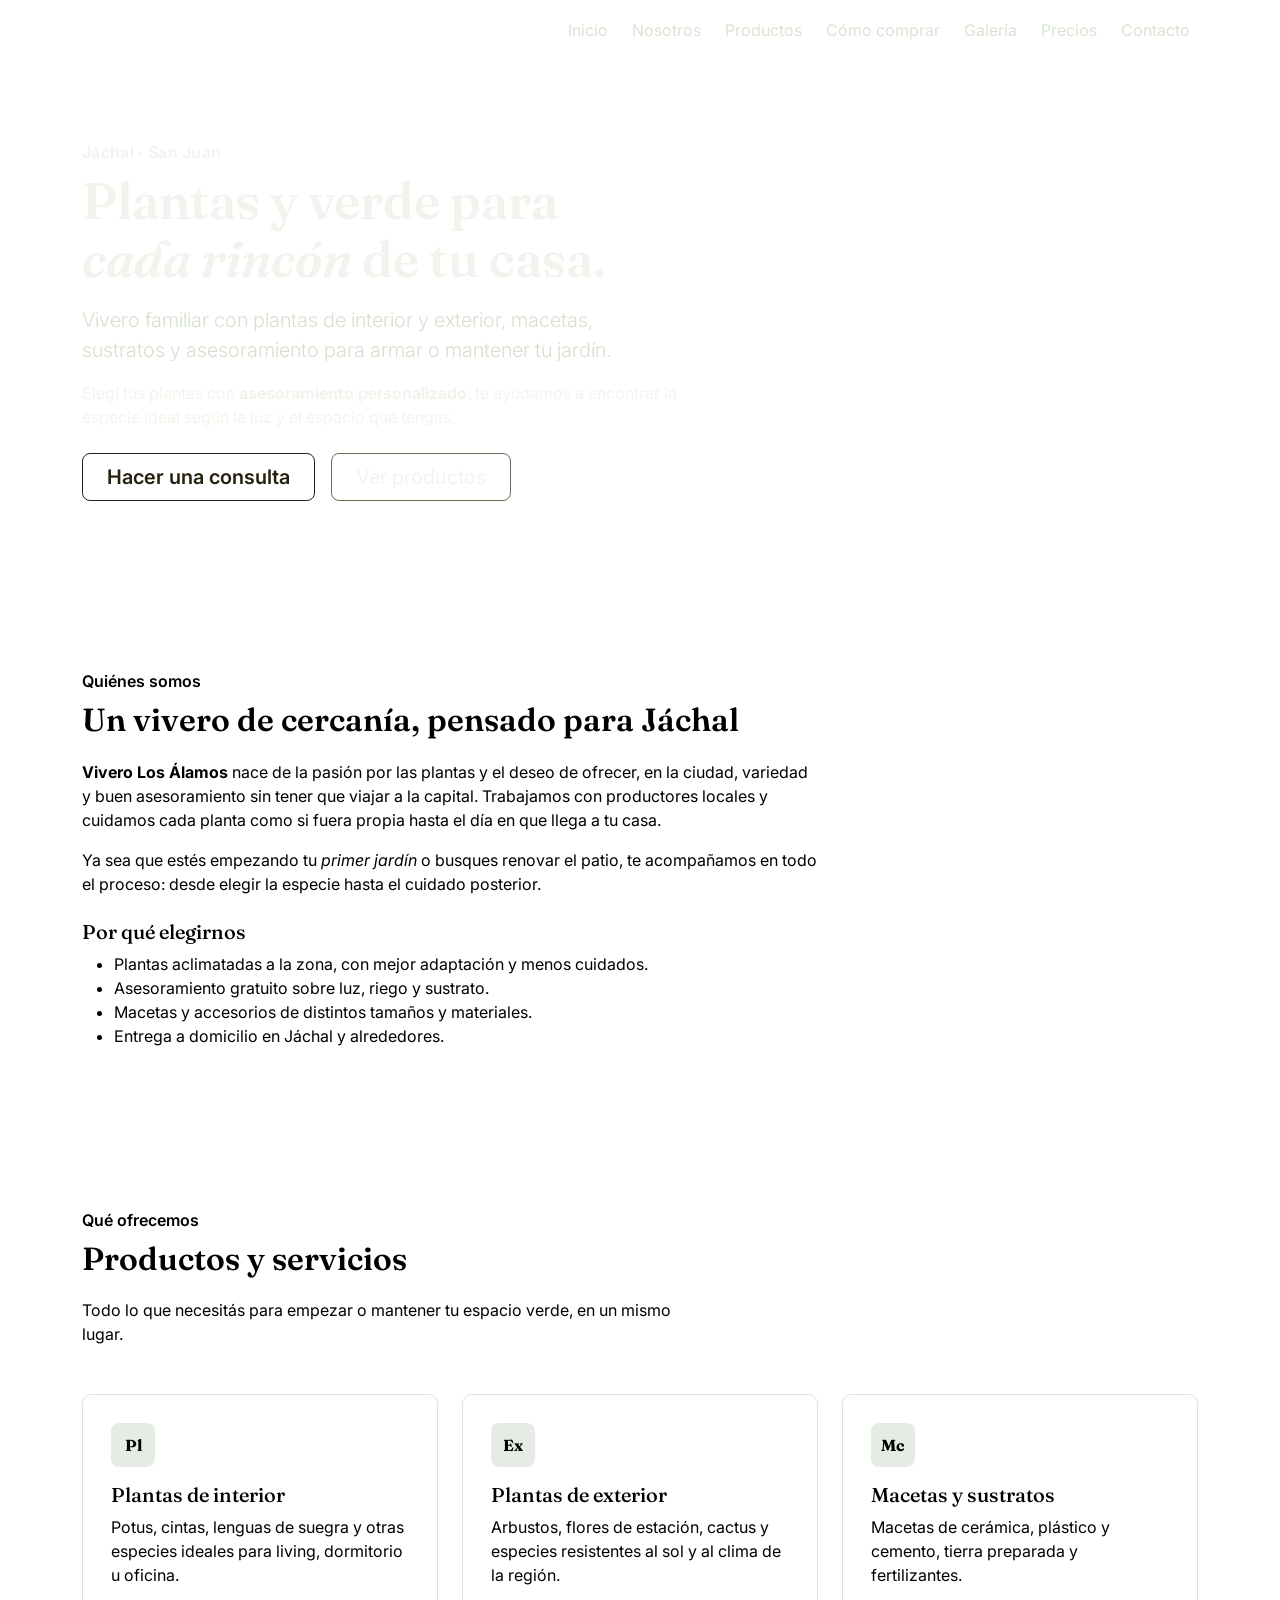
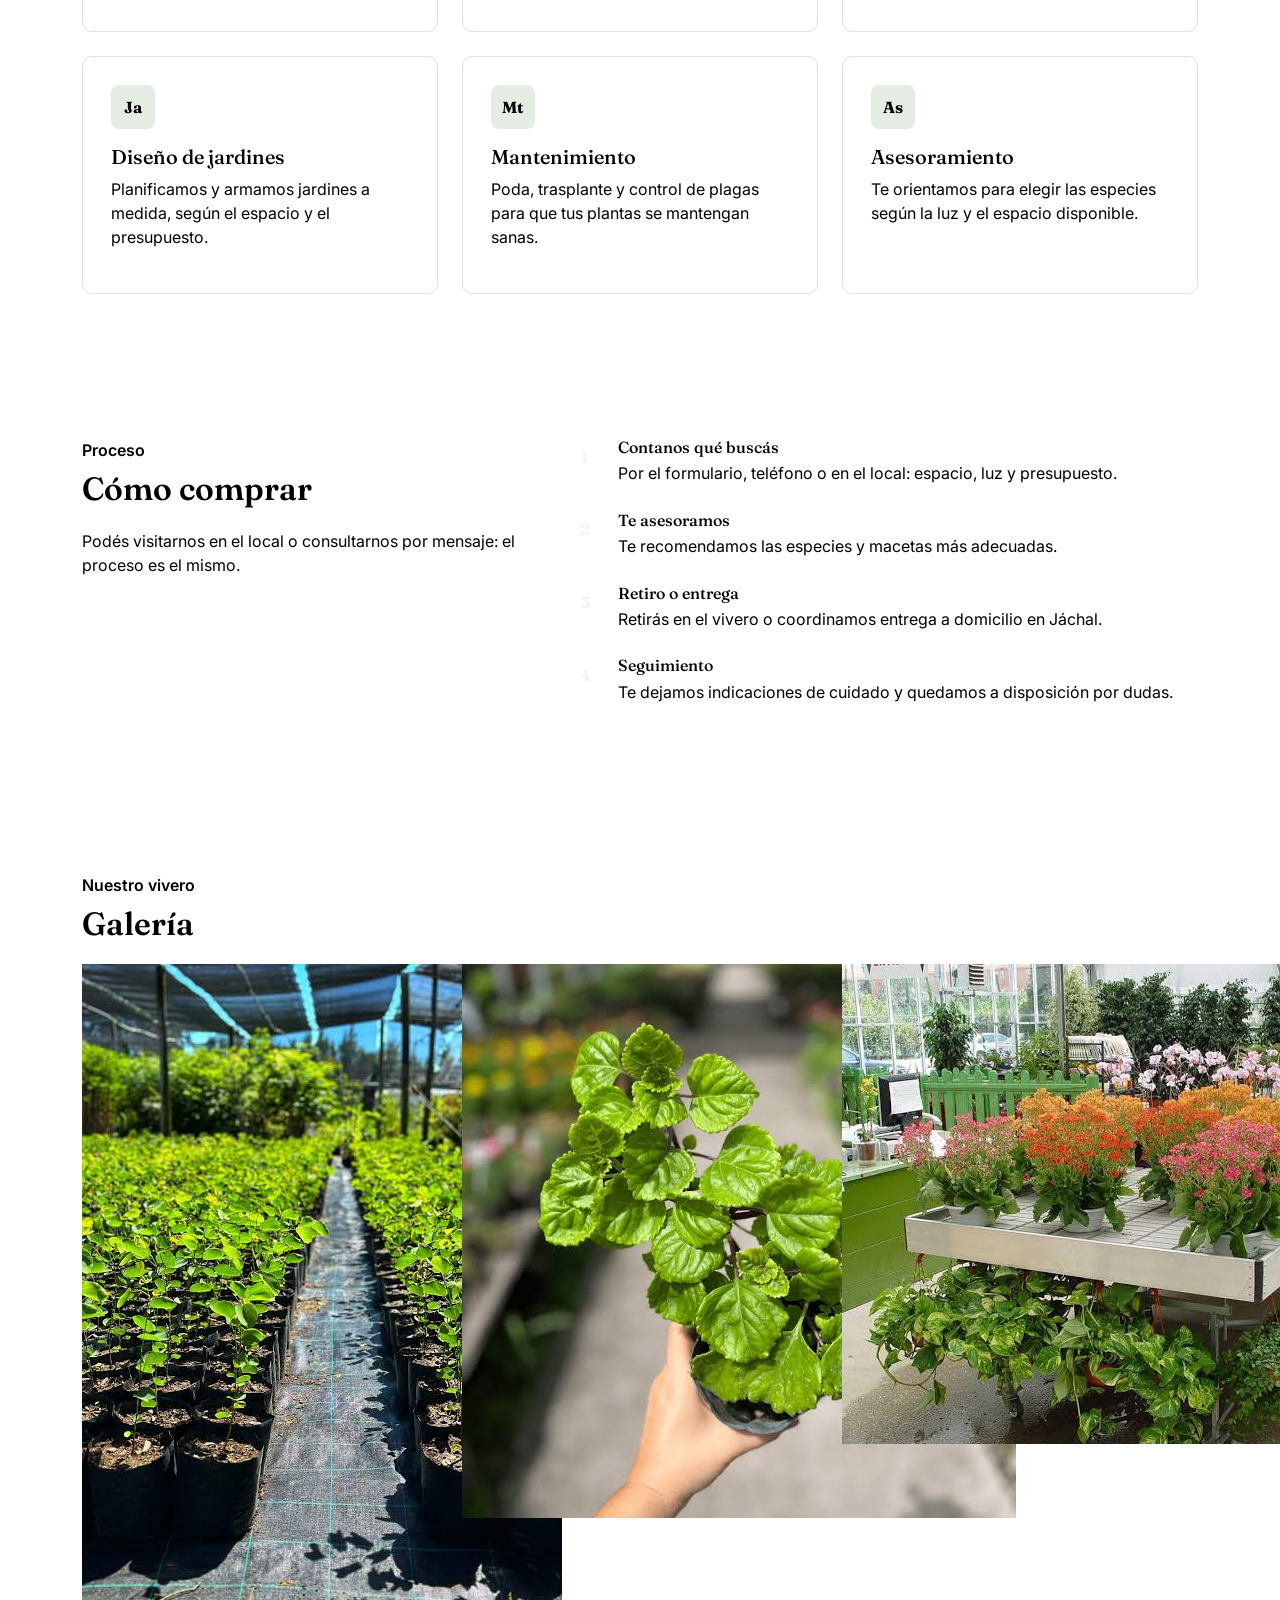
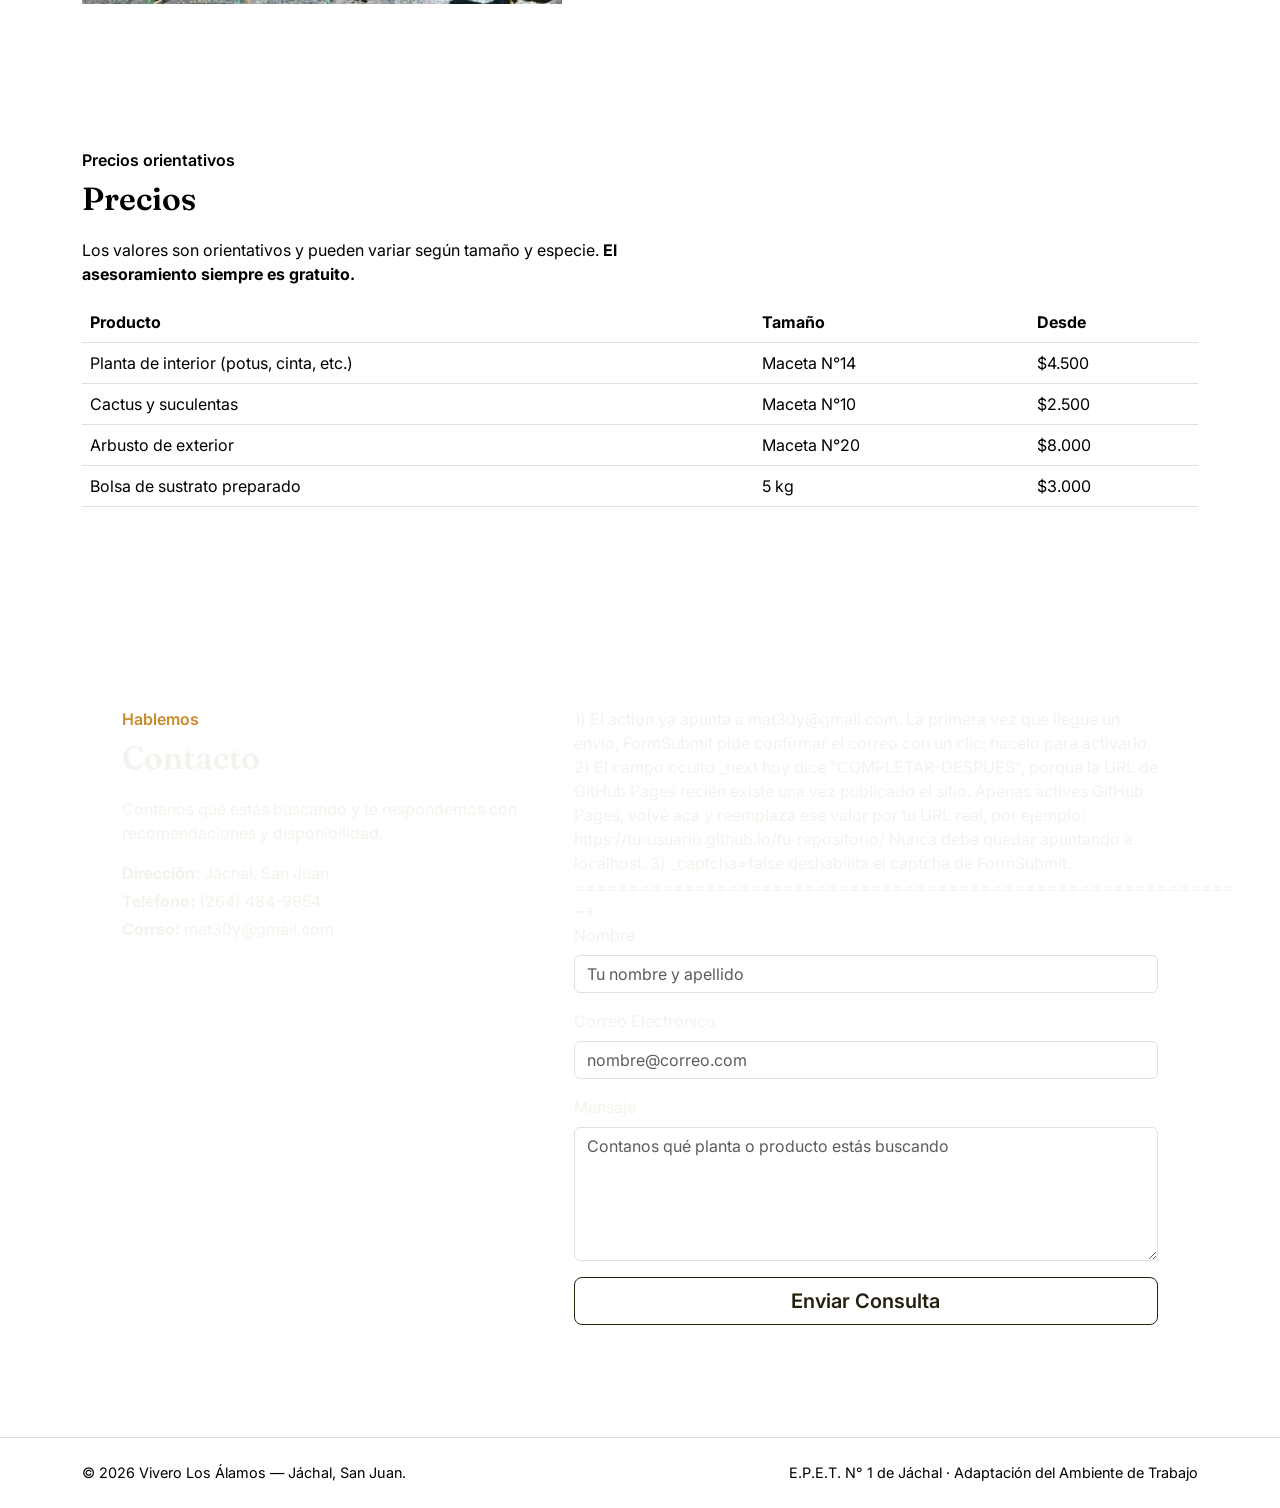
<file: index.html>
<!DOCTYPE html>
<html lang="es">
<head>
  <meta charset="UTF-8" />
  <meta name="viewport" content="width=device-width, initial-scale=1.0" />
  <meta name="google-site-verification" content="SRcdJmMGwDh5fbjBgcc4Qll3Ez2KoX60iZDXtU1ojQI" />
  <title>Vivero Los Álamos | Plantas, macetas y jardinería en Jáchal</title>
  <meta name="description" content="Vivero en Jáchal, San Juan: plantas de interior y exterior, macetas, sustratos y asesoramiento en jardinería." />

  <!-- Bootstrap 5 CSS -->
  <link
    href="https://cdnjs.cloudflare.com/ajax/libs/bootstrap/5.3.3/css/bootstrap.min.css"
    rel="stylesheet"
  />

  <!-- Tipografías -->
  <link rel="preconnect" href="https://fonts.googleapis.com" />
  <link
    href="https://fonts.googleapis.com/css2?family=Inter:wght@400;500;600&family=Fraunces:opsz,wght@9..144,500;9..144,600&display=swap"
    rel="stylesheet"
  />

  <!-- Estilos propios (siempre después de Bootstrap) -->
  <link rel="stylesheet" href="css/style.css" />
</head>
<body>

  <!-- ===================== NAVBAR ===================== -->
  <nav class="navbar navbar-expand-lg navbar-dark navbar-vivero sticky-top">
    <div class="container">
      <a class="navbar-brand" href="#inicio">Vivero Los Álamos</a>
      <button
        class="navbar-toggler"
        type="button"
        data-bs-toggle="collapse"
        data-bs-target="#menuPrincipal"
        aria-controls="menuPrincipal"
        aria-expanded="false"
        aria-label="Abrir menú"
      >
        <span class="navbar-toggler-icon"></span>
      </button>
      <div class="collapse navbar-collapse" id="menuPrincipal">
        <ul class="navbar-nav ms-auto gap-lg-2">
          <li class="nav-item"><a class="nav-link" href="#inicio">Inicio</a></li>
          <li class="nav-item"><a class="nav-link" href="#nosotros">Nosotros</a></li>
          <li class="nav-item"><a class="nav-link" href="#productos">Productos</a></li>
          <li class="nav-item"><a class="nav-link" href="#trabajo">Cómo comprar</a></li>
          <li class="nav-item"><a class="nav-link" href="#galeria">Galería</a></li>
          <li class="nav-item"><a class="nav-link" href="#precios">Precios</a></li>
          <li class="nav-item"><a class="nav-link" href="#contacto">Contacto</a></li>
        </ul>
      </div>
    </div>
  </nav>

  <!-- ===================== HERO ===================== -->
  <header class="hero" id="inicio">
    <div class="container">
      <div class="row align-items-center">
        <div class="col-lg-7">
          <p class="badge-line mb-2">Jáchal · San Juan</p>
          <h1>Plantas y verde para <em>cada rincón</em> de tu casa.</h1>
          <p class="lead mt-3">
            Vivero familiar con plantas de interior y exterior, macetas, sustratos y
            asesoramiento para armar o mantener tu jardín.
          </p>
          <p>
            Elegí tus plantas con <strong>asesoramiento personalizado</strong>: te ayudamos
            a encontrar la especie ideal según la luz y el espacio que tengas.
          </p>
          <div class="d-flex flex-wrap gap-3 mt-4">
            <a href="#contacto" class="btn btn-ochre btn-lg px-4">Hacer una consulta</a>
            <a href="#productos" class="btn btn-outline-light-custom btn-lg px-4">Ver productos</a>
          </div>
        </div>
      </div>
    </div>
  </header>

  <!-- ===================== NOSOTROS ===================== -->
  <section id="nosotros">
    <div class="container">
      <div class="row">
        <div class="col-lg-8">
          <p class="section-label">Quiénes somos</p>
          <h2 class="section-title">Un vivero de cercanía, pensado para Jáchal</h2>
          <p>
            <strong>Vivero Los Álamos</strong> nace de la pasión por las plantas y el deseo de
            ofrecer, en la ciudad, variedad y buen asesoramiento sin tener que viajar a la
            capital. Trabajamos con productores locales y cuidamos cada planta como si fuera
            propia hasta el día en que llega a tu casa.
          </p>
          <p>
            Ya sea que estés empezando tu <em>primer jardín</em> o busques renovar el patio,
            te acompañamos en todo el proceso: desde elegir la especie hasta el cuidado
            posterior.
          </p>
          <h3 class="h5 mt-4">Por qué elegirnos</h3>
          <ul>
            <li>Plantas aclimatadas a la zona, con mejor adaptación y menos cuidados.</li>
            <li>Asesoramiento gratuito sobre luz, riego y sustrato.</li>
            <li>Macetas y accesorios de distintos tamaños y materiales.</li>
            <li>Entrega a domicilio en Jáchal y alrededores.</li>
          </ul>
        </div>
      </div>
    </div>
  </section>

  <!-- ===================== PRODUCTOS ===================== -->
  <section id="productos" class="bg-white">
    <div class="container">
      <p class="section-label">Qué ofrecemos</p>
      <h2 class="section-title">Productos y servicios</h2>
      <p class="mb-5" style="max-width: 60ch;">
        Todo lo que necesitás para empezar o mantener tu espacio verde, en un mismo lugar.
      </p>

      <div class="row g-4">
        <div class="col-md-6 col-lg-4">
          <div class="service-card">
            <div class="service-icon">Pl</div>
            <h3 class="h5">Plantas de interior</h3>
            <p>
              Potus, cintas, lenguas de suegra y otras especies ideales para living,
              dormitorio u oficina.
            </p>
          </div>
        </div>
        <div class="col-md-6 col-lg-4">
          <div class="service-card">
            <div class="service-icon">Ex</div>
            <h3 class="h5">Plantas de exterior</h3>
            <p>
              Arbustos, flores de estación, cactus y especies resistentes al sol y al clima
              de la región.
            </p>
          </div>
        </div>
        <div class="col-md-6 col-lg-4">
          <div class="service-card">
            <div class="service-icon">Mc</div>
            <h3 class="h5">Macetas y sustratos</h3>
            <p>Macetas de cerámica, plástico y cemento, tierra preparada y fertilizantes.</p>
          </div>
        </div>
        <div class="col-md-6 col-lg-4">
          <div class="service-card">
            <div class="service-icon">Ja</div>
            <h3 class="h5">Diseño de jardines</h3>
            <p>Planificamos y armamos jardines a medida, según el espacio y el presupuesto.</p>
          </div>
        </div>
        <div class="col-md-6 col-lg-4">
          <div class="service-card">
            <div class="service-icon">Mt</div>
            <h3 class="h5">Mantenimiento</h3>
            <p>Poda, trasplante y control de plagas para que tus plantas se mantengan sanas.</p>
          </div>
        </div>
        <div class="col-md-6 col-lg-4">
          <div class="service-card">
            <div class="service-icon">As</div>
            <h3 class="h5">Asesoramiento</h3>
            <p>Te orientamos para elegir las especies según la luz y el espacio disponible.</p>
          </div>
        </div>
      </div>
    </div>
  </section>

  <!-- ===================== CÓMO COMPRAR ===================== -->
  <section id="trabajo">
    <div class="container">
      <div class="row g-5">
        <div class="col-lg-5">
          <p class="section-label">Proceso</p>
          <h2 class="section-title">Cómo comprar</h2>
          <p>
            Podés visitarnos en el local o consultarnos por mensaje: el proceso es el mismo.
          </p>
        </div>
        <div class="col-lg-7">
          <ol class="steps-list">
            <li>
              <h4 class="h6 mb-1">Contanos qué buscás</h4>
              <p class="mb-0">Por el formulario, teléfono o en el local: espacio, luz y presupuesto.</p>
            </li>
            <li>
              <h4 class="h6 mb-1">Te asesoramos</h4>
              <p class="mb-0">Te recomendamos las especies y macetas más adecuadas.</p>
            </li>
            <li>
              <h4 class="h6 mb-1">Retiro o entrega</h4>
              <p class="mb-0">Retirás en el vivero o coordinamos entrega a domicilio en Jáchal.</p>
            </li>
            <li>
              <h4 class="h6 mb-1">Seguimiento</h4>
              <p class="mb-0">Te dejamos indicaciones de cuidado y quedamos a disposición por dudas.</p>
            </li>
          </ol>
        </div>
      </div>
    </div>
  </section>

  <!-- ===================== GALERÍA ===================== -->
  <section id="galeria" class="bg-white">
    <div class="container">
      <p class="section-label">Nuestro vivero</p>
      <h2 class="section-title">Galería</h2>
      <div class="row g-4">
        <div class="col-md-4">
          <img
            src="img/vivero.jfif" alt="el invernadero desde dentro"
            alt="Macetas con plantas de interior"
            class="imagenes"
          />
        </div>
        <div class="col-md-4">
          <img
            src="img/vivero2.jfif" alt="una platica en maseta#"
            alt="todo tipo de plantas"
            class="imágenes"
          />
        </div>
        <div class="col-md-4">
          <img
            src="img/vivero3.jfif" alt="muchas florcitas lindas"
            alt="las flores mas lindas y con mas variedad"
            class="imágenes"
          />
        </div>
      </div>
    </div>
  </section>

  <!-- ===================== PRECIOS ===================== -->
  <section id="precios">
    <div class="container">
      <p class="section-label">Precios orientativos</p>
      <h2 class="section-title">Precios</h2>
      <p style="max-width: 60ch;">
        Los valores son orientativos y pueden variar según tamaño y especie.
        <strong>El asesoramiento siempre es gratuito.</strong>
      </p>
      <div class="table-responsive">
        <table class="table table-hover table-vivero align-middle">
          <thead>
            <tr>
              <th scope="col">Producto</th>
              <th scope="col">Tamaño</th>
              <th scope="col">Desde</th>
            </tr>
          </thead>
          <tbody>
            <tr>
              <td>Planta de interior (potus, cinta, etc.)</td>
              <td>Maceta N°14</td>
              <td>$4.500</td>
            </tr>
            <tr>
              <td>Cactus y suculentas</td>
              <td>Maceta N°10</td>
              <td>$2.500</td>
            </tr>
            <tr>
              <td>Arbusto de exterior</td>
              <td>Maceta N°20</td>
              <td>$8.000</td>
            </tr>
            <tr>
              <td>Bolsa de sustrato preparado</td>
              <td>5 kg</td>
              <td>$3.000</td>
            </tr>
          </tbody>
        </table>
      </div>
    </div>
  </section>

  <!-- ===================== CONTACTO ===================== -->
  <section id="contacto" class="bg-white">
    <div class="container">
      <div class="contact-panel">
        <div class="row g-5">
          <div class="col-lg-5">
            <p class="section-label" style="color:#c98a2c;">Hablemos</p>
            <h2 class="section-title">Contacto</h2>
            <p>
              Contanos qué estás buscando y te respondemos con recomendaciones y
              disponibilidad.
            </p>
            <p class="mb-1"><strong>Dirección:</strong> Jáchal, San Juan</p>
            <p class="mb-1"><strong>Teléfono:</strong> <a href="tel:+542644849954">(264) 484-9954</a></p>
            <p><strong>Correo:</strong> <a href="mailto:mat30y@gmail.com">mat30y@gmail.com</a></p>
          </div>

          <div class="col-lg-7">
          
              1) El action ya apunta a mat30y@gmail.com. La primera vez
                 que llegue un envío, FormSubmit pide confirmar el correo
                 con un clic: hacelo para activarlo.
              2) El campo oculto _next hoy dice "COMPLETAR-DESPUES", porque
                 la URL de GitHub Pages recién existe una vez publicado el
                 sitio. Apenas actives GitHub Pages, volvé acá y
                 reemplazá ese valor por tu URL real, por ejemplo:
                 https://tu-usuario.github.io/tu-repositorio/
                 Nunca debe quedar apuntando a localhost.
              3) _captcha=false deshabilita el captcha de FormSubmit.
              ============================================================
            -->
            <form id="formulario" action="https://formsubmit.co/mat30y@gmail.com" method="POST">
              <input type="hidden" name="_subject" value="Nuevo mensaje desde Vivero Los Álamos" />
              <input type="hidden" name="_captcha" value="false" />
              <input type="hidden" name="_next" value=" https://pollin22matyy.github.io/vivero-los-alamos/" />

              <div class="mb-3">
                <label for="nombre" class="form-label">Nombre</label>
                <input
                  type="text"
                  class="form-control"
                  id="nombre"
                  name="Nombre"
                  placeholder="Tu nombre y apellido"
                  required
                />
              </div>

              <div class="mb-3">
                <label for="correo" class="form-label">Correo Electrónico</label>
                <input
                  type="email"
                  class="form-control"
                  id="correo"
                  name="Correo"
                  placeholder="nombre@correo.com"
                  required
                />
              </div>

              <div class="mb-3">
                <label for="mensaje" class="form-label">Mensaje</label>
                <textarea
                  class="form-control"
                  id="mensaje"
                  name="Mensaje"
                  rows="5"
                  placeholder="Contanos qué planta o producto estás buscando"
                  required
                ></textarea>
              </div>

              <button type="submit" class="btn btn-ochre btn-lg w-100">Enviar Consulta</button>
            </form>
          </div>
        </div>
      </div>
    </div>
  </section>

  <!-- ===================== FOOTER ===================== -->
  <footer>
    <div class="container d-flex flex-column flex-md-row justify-content-between align-items-center gap-2">
      <p class="mb-0">&copy; 2026 Vivero Los Álamos — Jáchal, San Juan.</p>
      <p class="mb-0">E.P.E.T. N° 1 de Jáchal · Adaptación del Ambiente de Trabajo</p>
    </div>
  </footer>

  <!-- Bootstrap 5 JS (necesario para el menú responsive) -->
  <script src="https://cdnjs.cloudflare.com/ajax/libs/bootstrap/5.3.3/js/bootstrap.bundle.min.js"></script>
</body>
</html>
</file>
<file: css/style.css>
Vivero Los Álamos

:root {
  --ink: #1f2a1c;
  --bg: #eef2e9;
  --green: #4c7a3f;
  --green-dark: #36572d;
  --ochre: #c98a2c;
  --muted: #6b7566;
  --card-bg: #ffffff;
}

body {
  background-color: var(--bg);
  color: var(--ink);
  font-family: "Inter", system-ui, sans-serif;
}

h1, h2, h3, h4, .brand {
  font-family: "Fraunces", Georgia, serif;
}

/* ---------- Navbar ---------- */
.navbar-vivero {
  background-color: var(--green-dark);
}

.navbar-vivero .navbar-brand {
  font-weight: 600;
  font-size: 1.4rem;
  color: #ffffff;
}

.navbar-vivero .nav-link {
  color: #d9e4d2;
}

.navbar-vivero .nav-link:hover,
.navbar-vivero .nav-link.active {
  color: #ffffff;
}

/* ---------- Hero ---------- */
.hero {
  background-color: var(--green-dark);
  color: #f1f4ec;
  padding: 5rem 0 6rem;
}

.hero h1 {
  font-weight: 600;
  font-size: clamp(2.2rem, 4vw, 3.4rem);
  line-height: 1.15;
  max-width: 16ch;
}

.hero .lead {
  color: #d5e0cd;
  max-width: 46ch;
}

.hero .badge-line {
  color: var(--ochre);
  font-weight: 600;
  letter-spacing: 0.02em;
}

.btn-ochre {
  background-color: var(--ochre);
  border-color: var(--ochre);
  color: #26210f;
  font-weight: 600;
}

.btn-ochre:hover {
  background-color: #b47a25;
  border-color: #b47a25;
  color: #26210f;
}

.btn-outline-light-custom {
  border: 1px solid #5c7250;
  color: #f1f4ec;
}

.btn-outline-light-custom:hover {
  background-color: #2c4624;
  color: #ffffff;
}

/* ---------- Secciones ---------- */
section {
  padding: 4.5rem 0;
}

.section-label {
  color: var(--green);
  font-weight: 600;
  margin-bottom: 0.5rem;
}

.section-title {
  font-weight: 600;
  margin-bottom: 1.25rem;
}

/* ---------- Cards de productos/servicios ---------- */
.service-card {
  background-color: var(--card-bg);
  border: 1px solid #dde3d4;
  border-radius: 10px;
  padding: 1.75rem;
  height: 100%;
  transition: border-color 0.2s ease, transform 0.2s ease;
}

.service-card:hover {
  border-color: var(--green);
  transform: translateY(-4px);
}

.service-icon {
  width: 44px;
  height: 44px;
  border-radius: 8px;
  background-color: rgba(76,122,63,0.14);
  color: var(--green-dark);
  display: flex;
  align-items: center;
  justify-content: center;
  font-weight: 700;
  margin-bottom: 1rem;
  font-family: "Fraunces", serif;
}

/* ---------- Pasos (lista ordenada) ---------- */
.steps-list {
  counter-reset: step;
  list-style: none;
  padding-left: 0;
}

.steps-list li {
  position: relative;
  padding-left: 3.2rem;
  margin-bottom: 1.6rem;
}

.steps-list li::before {
  counter-increment: step;
  content: counter(step);
  position: absolute;
  left: 0;
  top: 0;
  width: 2.3rem;
  height: 2.3rem;
  border-radius: 50%;
  background-color: var(--green-dark);
  color: #f1f4ec;
  display: flex;
  align-items: center;
  justify-content: center;
  font-weight: 700;
  font-family: "Fraunces", serif;
}

/* ---------- Galería ---------- */
.gallery-img {
  border-radius: 10px;
  width: 100%;
  height: 260px;
  object-fit: cover;
}

/* ---------- Tabla de precios ---------- */
.table-vivero thead {
  background-color: var(--green-dark);
  color: #f1f4ec;
}

/* ---------- Contacto ---------- */
.contact-panel {
  background-color: var(--green-dark);
  color: #f1f4ec;
  border-radius: 10px;
  padding: 2.5rem;
}

.contact-panel a {
  color: var(--ochre);
  text-decoration: none;
}

.form-control:focus {
  border-color: var(--green);
  box-shadow: 0 0 0 0.2rem rgba(76,122,63,0.18);
}

/* ---------- Footer ---------- */
footer {
  background-color: #ffffff;
  border-top: 1px solid #dde3d4;
  padding: 1.5rem 0;
  color: var(--muted);
  font-size: 0.9rem;
}
</file>
